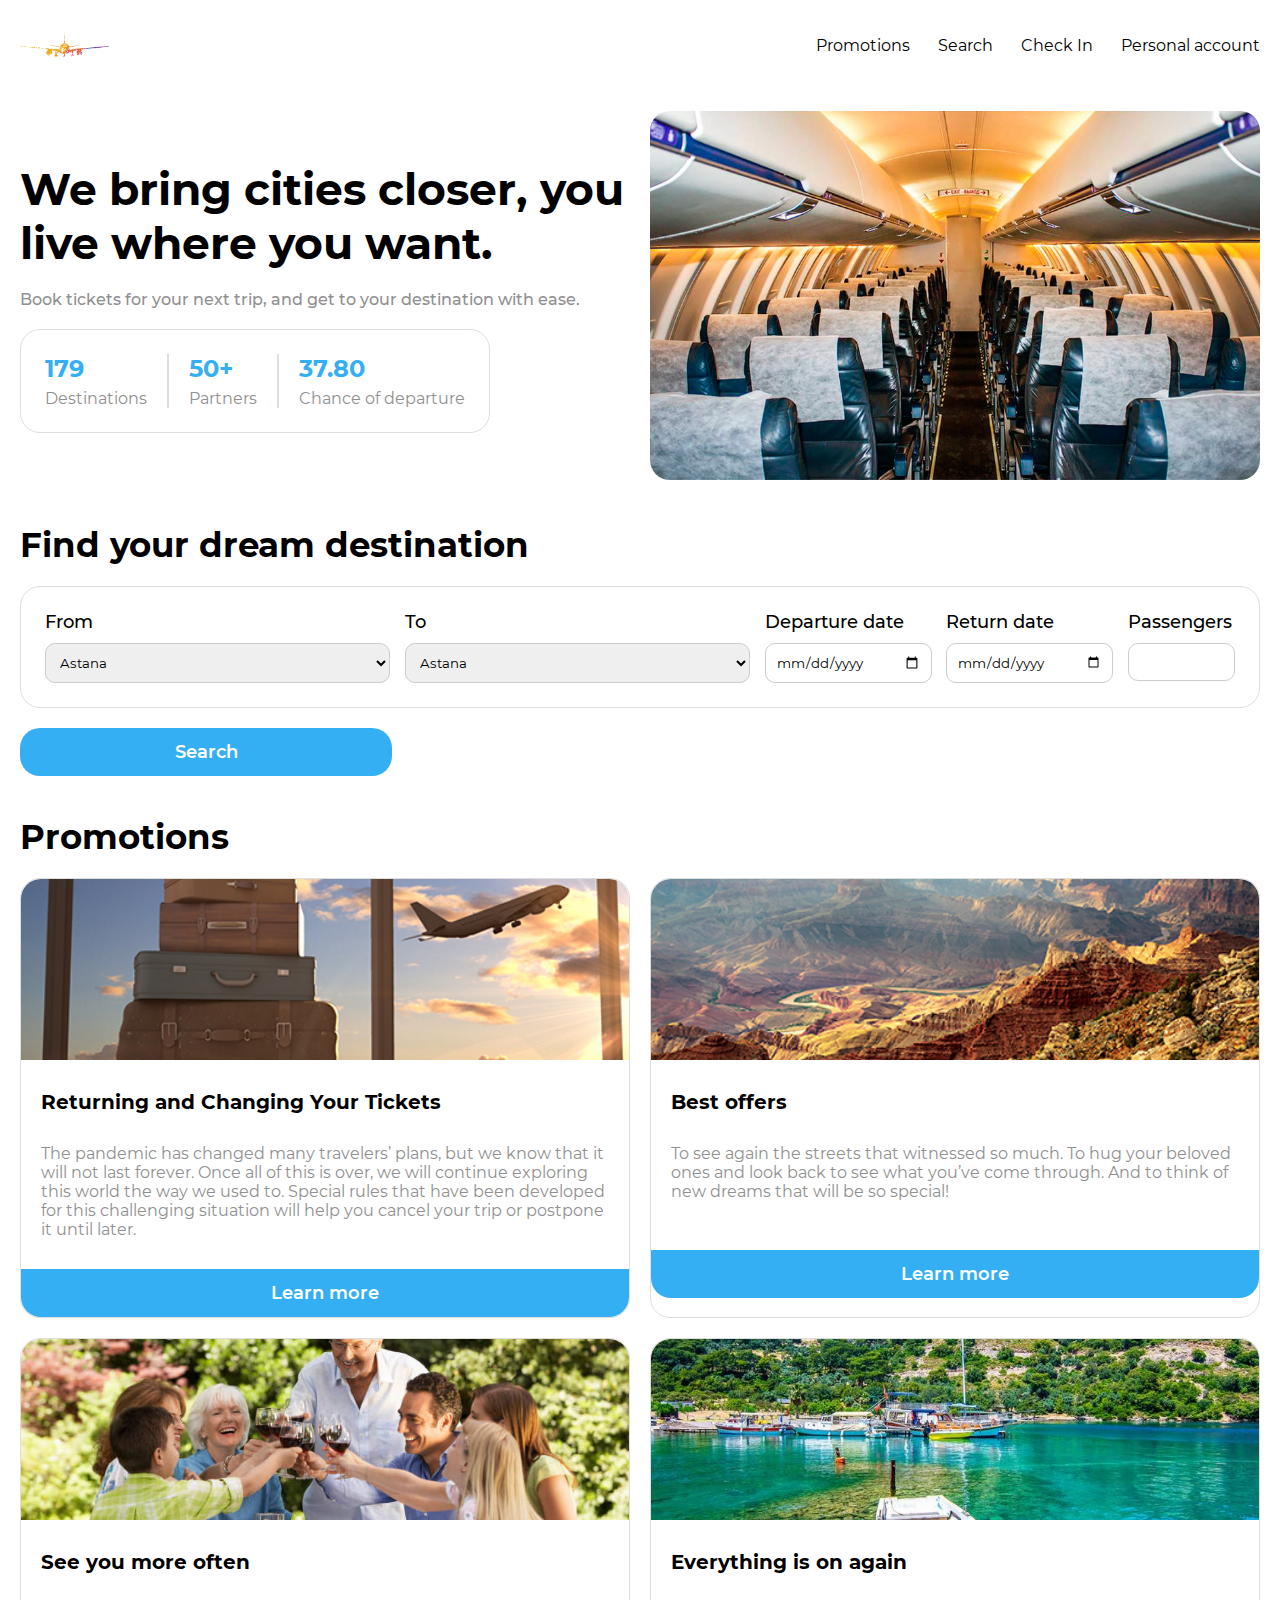
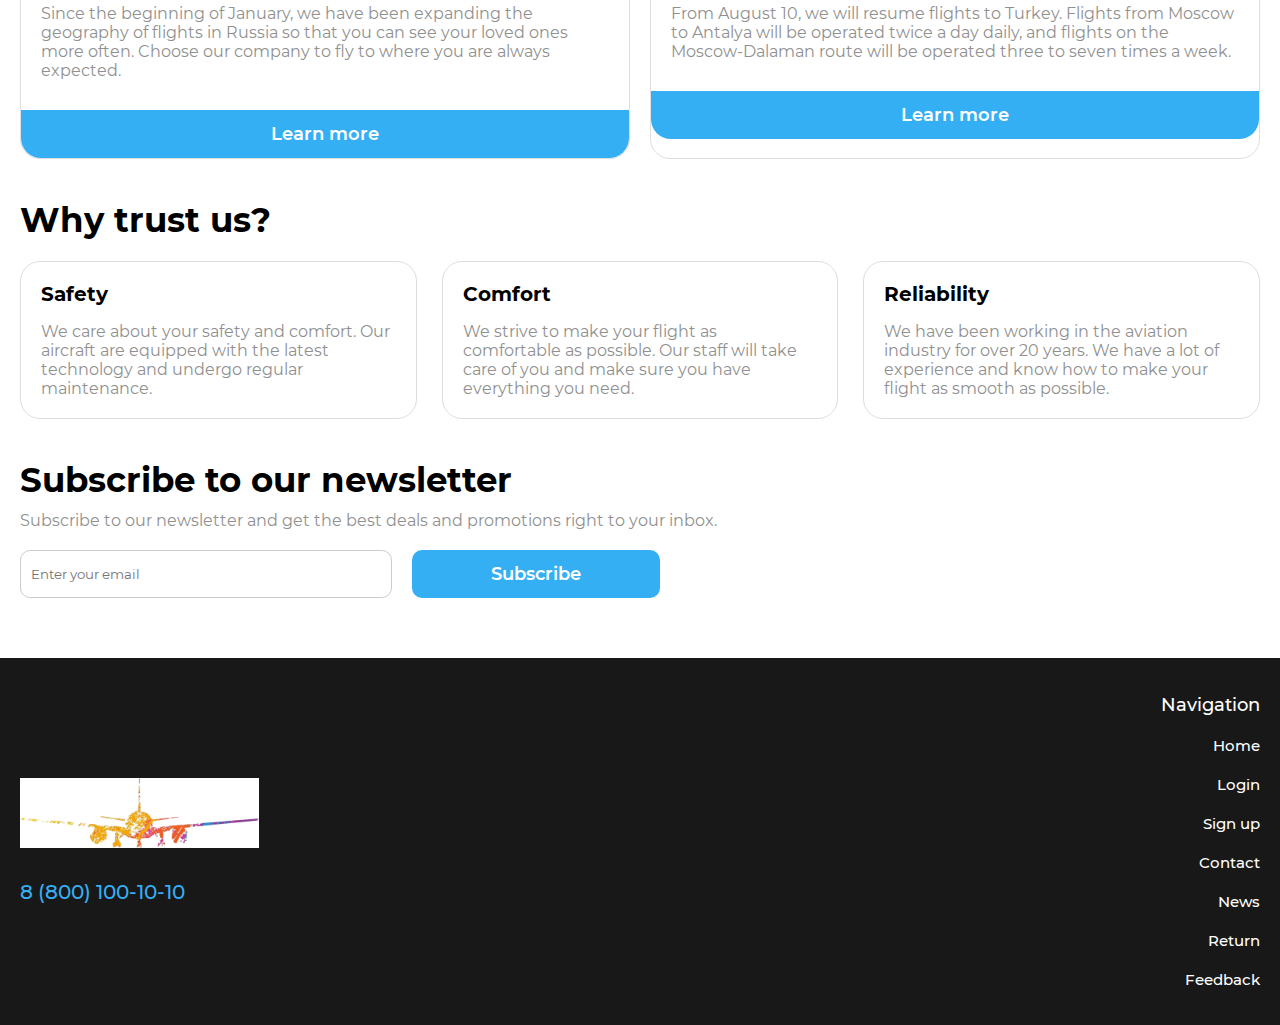
<file: index.html>
<!DOCTYPE html>
<html lang="en">
<head>
    <meta charset="UTF-8">
    <title>FlightPool</title>
    <meta name="viewport" content="width=device-width, initial-scale=1.0">

    <link rel="stylesheet" href="assets/css/index.css">

    <script src="assets/js/animation.js"></script>
</head>
<body>
    <header>
        <nav>
            <div class="logo">
                <img src="assets/images/logo.png" alt="logo" class="test-0-logo">
            </div>
            <div class="menu">
                <ul>
                    <li><a class="test-0-nav-1" href="#">Promotions</a></li>
                    <li><a class="test-0-nav-2" href="#">Search</a></li>
                    <li><a class="test-0-nav-3" href="#">Check In</a></li>
                    <li><a class="test-0-nav-4" href="#">Personal account</a></li>
                </ul>
            </div>
        </nav>
    </header>
    <section class="main">
        <div class="left">
            <h1>We bring cities closer, you live where you want.</h1>
            <p>Book tickets for your next trip, and get to your destination with ease.</p>

            <div class="statistics">
                <div class="stat">
                    <h2 id="destinations">0</h2>
                    <p>Destinations</p>
                </div>
                <div class="split"></div>
                <div class="stat">
                    <h2 id="partners">0</h2>
                    <p>Partners</p>
                </div>
                <div class="split"></div>
                <div class="stat">
                    <h2 id="chance">0</h2>
                    <p>Chance of departure</p>
                </div>
            </div>
        </div>
        <div class="right">
            <img src="assets/images/main.jpg" alt="main">
        </div>
    </section>
    <form class="search-block">
        <h1>Find your dream destination</h1>

        <div class="search">
            <div class="input">
                <p>From</p>
                <select name="from" id="from" class="test-0-fd">
                    <option value="1">Astana</option>
                    <option value="2">Almaty</option>
                    <option value="3">Shymkent</option>
                    <option value="4">Kokshetau</option>
                    <option value="5">Karaganda</option>
                    <option value="6">Atyrau</option>
                    <option value="7">Aktobe</option>
                    <option value="8">Kostanay</option>
                    <option value="9">Pavlodar</option>
                    <option value="10">Petropavlovsk</option>
                    <option value="11">Semey</option>
                    <option value="12">Uralsk</option>
                    <option value="13">Taraz</option>
                    <option value="14">Kyzylorda</option>
                    <option value="15">Taldykorgan</option>
                    <option value="16">Turkestan</option>
                    <option value="17">Zhezkazgan</option>
                    <option value="18">Temirtau</option>
                    <option value="19">Kyzylzhar</option>
                    <option value="20">Rudny</option>
                    <option value="21">Ekibastuz</option>
                    <option value="22">Balqash</option>
                    <option value="23">Ridder</option>
                    <option value="24">Zhanaozen</option>
                    <option value="25">Kentau</option>
                    <option value="26">Shakhtinsk</option>
                </select>
            </div>
            <div class="input">
                <p>To</p>
                <select name="to" id="to" class="test-0-fa">
                    <option value="1">Astana</option>
                    <option value="2">Almaty</option>
                    <option value="3">Shymkent</option>
                    <option value="4">Kokshetau</option>
                    <option value="5">Karaganda</option>
                    <option value="6">Atyrau</option>
                    <option value="7">Aktobe</option>
                    <option value="8">Kostanay</option>
                    <option value="9">Pavlodar</option>
                    <option value="10">Petropavlovsk</option>
                    <option value="11">Semey</option>
                    <option value="12">Uralsk</option>
                    <option value="13">Taraz</option>
                    <option value="14">Kyzylorda</option>
                    <option value="15">Taldykorgan</option>
                    <option value="16">Turkestan</option>
                    <option value="17">Zhezkazgan</option>
                    <option value="18">Temirtau</option>
                    <option value="19">Kyzylzhar</option>
                    <option value="20">Rudny</option>
                    <option value="21">Ekibastuz</option>
                    <option value="22">Balqash</option>
                    <option value="23">Ridder</option>
                    <option value="24">Zhanaozen</option>
                    <option value="25">Kentau</option>
                    <option value="26">Shakhtinsk</option>
                </select>
            </div>
            <div class="input">
                <p>Departure date</p>
                <input type="date" id="departure" name="departure" class="test-0-fdt">
            </div>
            <div class="input">
                <p>Return date</p>
                <input type="date" id="return" name="return" class="test-0-fat">
            </div>
            <div class="input">
                <p>Passengers</p>
                <input type="number" id="passengers" name="passengers" min="1" max="8" class="test-0-fnp">
            </div>
        </div>
        <button class="search-button test-0-fbs">Search</button>
    </form>
    <section class="promotions-block">
        <h1>
            Promotions
        </h1>
        <div class="promotions">
        <div class="promo">
            <img src="assets/images/promotions/promotion1.jpg" alt="promo-1" class="test-0-ai">
            <h2 class="test-0-an">Returning and Changing Your Tickets</h2>
            <p class="test-0-ad">The pandemic has changed many travelers’ plans, but we know that it will not last forever.
                Once all of this is over, we will continue exploring this world the way we used to.
                Special rules that have been developed for this challenging situation will help you cancel your trip
                or postpone it until later.</p>
            <button class="test-0-abm">Learn more</button>
        </div>
        <div class="promo promo-fix">
            <img src="assets/images/promotions/promotion2.jpg" alt="promo-2" class="test-0-ai">
            <h2 class="test-0-an">Best offers</h2>
            <p class="test-0-ad">To see again the streets that witnessed so much. To hug your beloved ones and look back to see
                what you’ve come through. And to think of new dreams that will be so special!</p>
            <button class="test-0-abm">Learn more</button>
        </div>
        <div class="promo">
            <img src="assets/images/promotions/promotion3.jpg" alt="promo-3" class="test-0-ai">
            <h2 class="test-0-an">See you more often</h2>
            <p class="test-0-ad">Since the beginning of January, we have been expanding the geography of flights in Russia so that you can
                see your loved ones more often. Choose our company to fly to where you are always expected.</p>
            <button class="test-0-abm">Learn more</button>
        </div>
        <div class="promo">
            <img src="assets/images/promotions/promotion4.jpg" alt="promo-4" class="test-0-ai">
            <h2 class="test-0-an">Everything is on again</h2>
            <p class="test-0-ad">From August 10, we will resume flights to Turkey. Flights from Moscow to Antalya will be operated twice
                a day daily, and flights on the Moscow-Dalaman route will be operated three to seven times a week.</p>
            <button class="test-0-abm">Learn more</button>
        </div>
        </div>
    </section>

    <section class="trust-block">
        <h1>Why trust us?</h1>
        <div class="trust">
            <div class="trust-item
            ">
                <h2>Safety</h2>
                <p>We care about your safety and comfort. Our aircraft are equipped with the latest technology and
                    undergo regular maintenance.</p>
            </div>
            <div class="trust-item">
                <h2>Comfort</h2>
                <p>We strive to make your flight as comfortable as possible. Our staff will take care of you and
                    make sure you have everything you need.</p>
            </div>
            <div class="trust-item">
                <h2>Reliability</h2>
                <p>We have been working in the aviation industry for over 20 years. We have a lot of experience and
                    know how to make your flight as smooth as possible.</p>
            </div>
        </div>
    </section>

    <section class="subscribe-block">
        <h1>Subscribe to our newsletter</h1>
        <p>Subscribe to our newsletter and get the best deals and promotions right to your inbox.</p>
        <form class="subscribe">
            <input class="test-0-sie" type="email" id="email" name="email" placeholder="Enter your email">
            <button class="subscribe-button test-0-sbs">Subscribe</button>
        </form>
    </section>

    <footer>
        <div class="footer">
            <div class="left">
                <img src="assets/images/logo.png" alt="logo" class="test-0-logo">
                <a href="tel:88001001010" class="phone" class="test-0-phone">
                    8 (800) 100-10-10
                </a>
            </div>
            <div class="right">
                <nav>
                    <ul>
                        <li><div class="header">Navigation</div></li>
                        <li><a href="#">Home</a></li>
                        <li><a href="#">Login</a></li>
                        <li><a href="#">Sign up</a></li>
                        <li><a href="#">Contact</a></li>
                        <li><a href="#">News</a></li>
                        <li><a href="#">Return</a></li>
                        <li><a href="#">Feedback</a></li>
                    </ul>
                </nav>
            </div>
        </div>
    </footer>
</body>
</html>
</file>
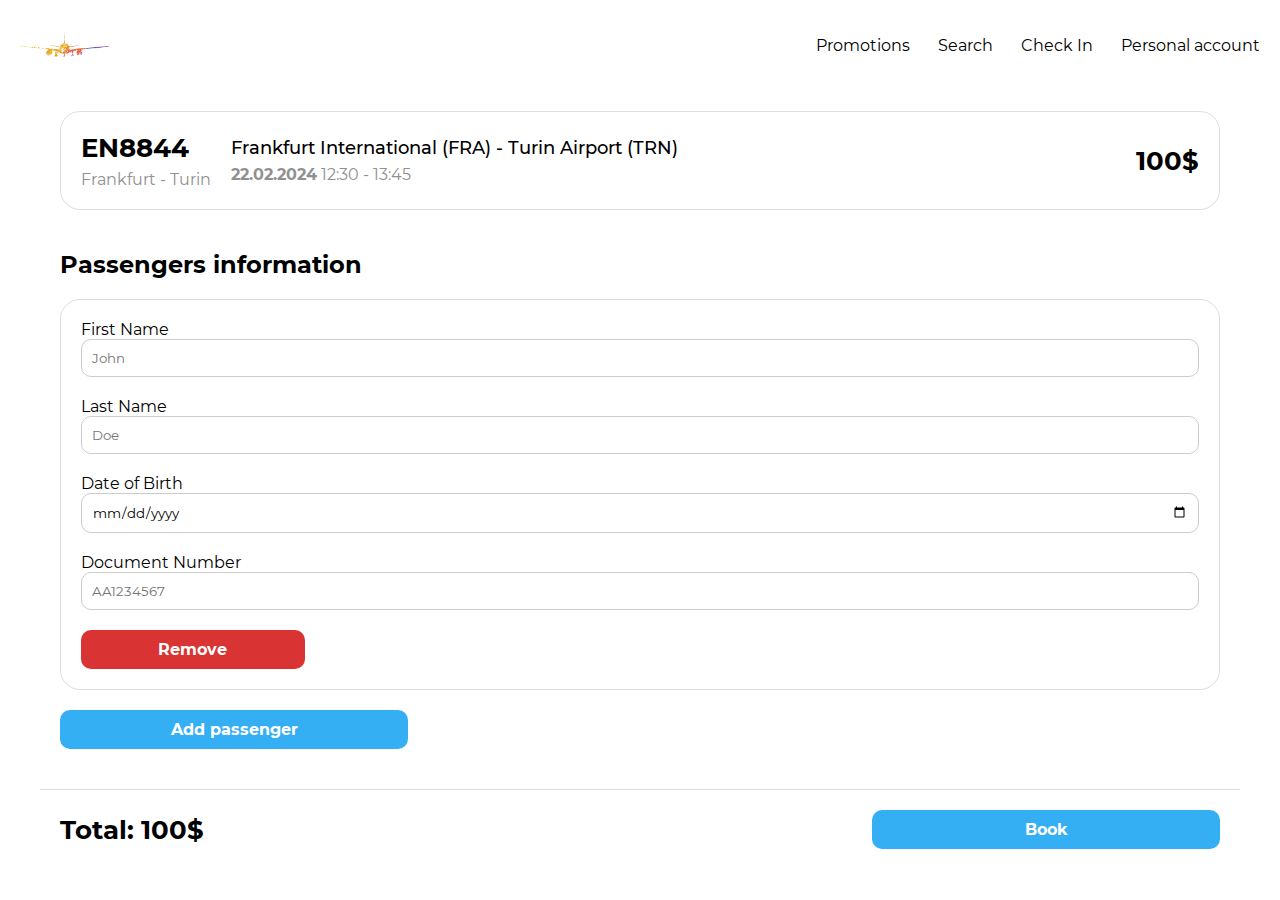
<file: booking.html>
<!DOCTYPE html>
<html lang="en">
<head>
    <meta charset="UTF-8">
    <title>Booking page</title>
    <meta name="viewport" content="width=device-width, initial-scale=1.0">

    <link rel="stylesheet" href="assets/css/booking.css">
</head>
<body>
    <header>
        <nav>
            <div class="logo">
                <img src="assets/images/logo.png" alt="logo" class="test-0-logo">
            </div>
            <div class="menu">
                <ul>
                    <li><a class="test-0-nav-1" href="#">Promotions</a></li>
                    <li><a class="test-0-nav-2" href="#">Search</a></li>
                    <li><a class="test-0-nav-3" href="#">Check In</a></li>
                    <li><a class="test-0-nav-4" href="#">Personal account</a></li>
                </ul>
            </div>
        </nav>
    </header>

    <section class="results">
        <div class="item">
            <div class="main-content">
                <div class="info">
                    <div class="left">
                        <div class="flight-number test-4-fn">
                            EN8844
                        </div>
                        <div class="route test-5-tcity test-5-fcity">
                            Frankfurt - Turin
                        </div>
                    </div>
                    <div class="content">
                        <div class="airports test-5-from test-5-to">
                            Frankfurt International (FRA) - Turin Airport (TRN)
                        </div>
                        <div class="date test-5-dt test-5-at">
                            <b class="test-5-dd">22.02.2024</b> 12:30 - 13:45
                        </div>
                    </div>
                </div>
                <div class="right">
                    <div class="price test-5-fp">
                        100$
                    </div>
                </div>
            </div>
        </div>
    </section>

<section class="passengers">
    <h1>Passengers information</h1>

    <div class="item">
        <div class="form">
            <div class="input">
                <p>First Name</p>
                <input type="text" name="first_name" id="first_name" class="test-5-name" placeholder="John" required>
            </div>
            <div class="input">
                <p>Last Name</p>
                <input type="text" name="last_name" id="last_name" class="test-5-last" placeholder="Doe" required>
            </div>
            <div class="input">
                <p>Date of Birth</p>
                <input type="date" name="date_of_birth" id="date_of_birth" class="test-5-dob" required>
            </div>
            <div class="input">
                <p>Document Number</p>
                <input type="text" name="document_number" id="document_number" class="test-5-doc" placeholder="AA1234567" required>
            </div>
        </div>

        <div class="buttons">
            <button class="test-5-remove">Remove</button>
        </div>
    </div>

    <div class="button test-5-add">
        Add passenger
    </div>

</section>

<section class="total">
    <div class="price test-5-price">
        Total: 100$
    </div>
    <div class="button test-5-book">
        Book
    </div>
</section>
</body>
</html>
</file>
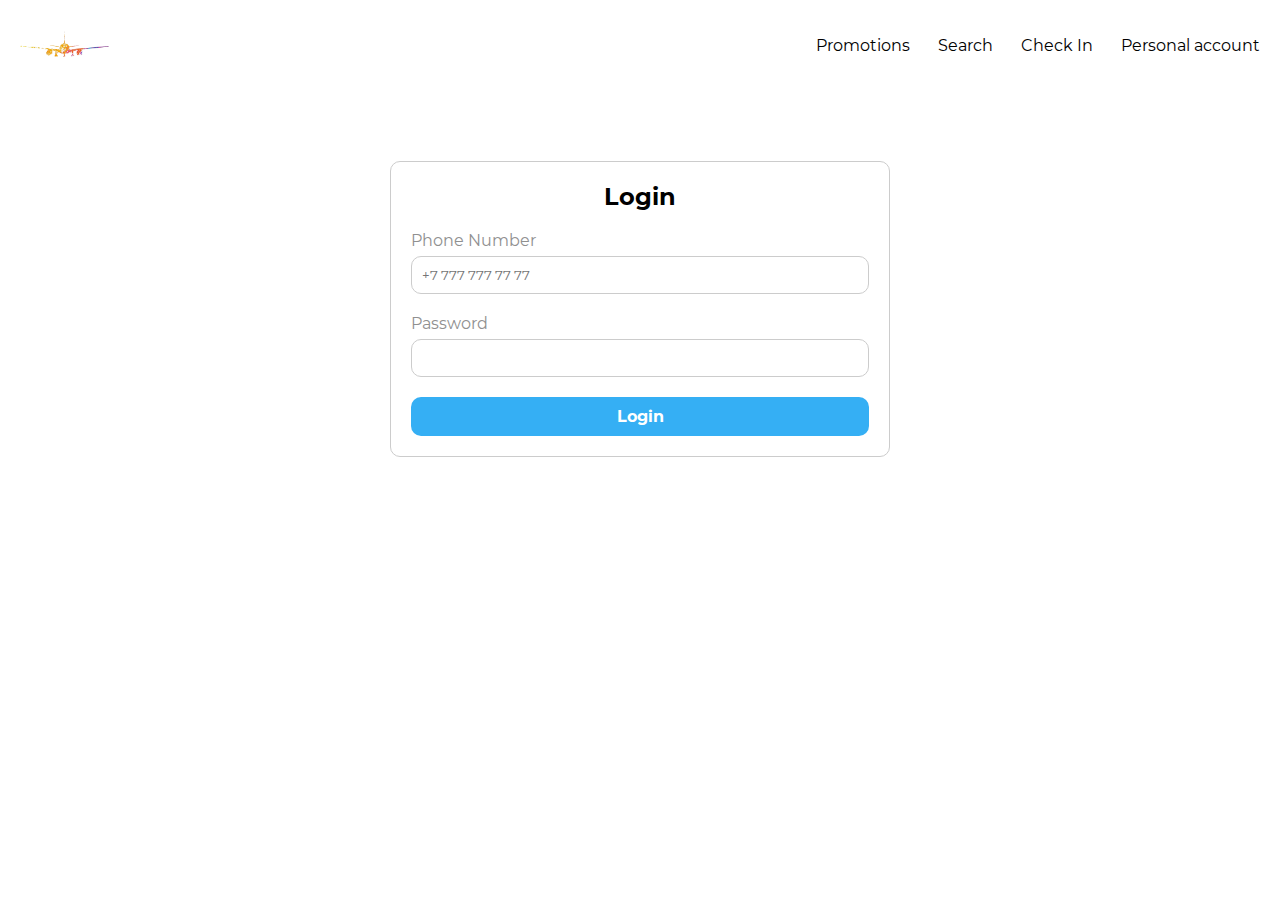
<file: login.html>
<!DOCTYPE html>
<html lang="en">
<head>
    <meta charset="UTF-8">
    <title>Login</title>
    <meta name="viewport" content="width=device-width, initial-scale=1.0">

    <link rel="stylesheet" href="assets/css/login.css">
</head>
<body>
<header>
    <nav>
        <div class="logo">
            <img src="assets/images/logo.png" alt="logo" class="test-0-logo">
        </div>
        <div class="menu">
            <ul>
                <li><a class="test-0-nav-1" href="#">Promotions</a></li>
                <li><a class="test-0-nav-2" href="#">Search</a></li>
                <li><a class="test-0-nav-3" href="#">Check In</a></li>
                <li><a class="test-0-nav-4" href="#">Personal account</a></li>
            </ul>
        </div>
    </nav>
</header>
<section class="login-block">
    <h1>Login</h1>
    <form>
        <div class="input">
            <p>Phone Number</p>
            <input type="text" name="phone" id="phone" class="test-1-fpn" placeholder="+7 777 777 77 77">
        </div>
        <div class="input">
            <p>Password</p>
            <input type="password" name="password" id="password" class="test-1-fps" required>
        </div>
        <button type="submit" class="test-1-fbs">Login</button>
    </form>
</section>
</body>
</html>
</file>
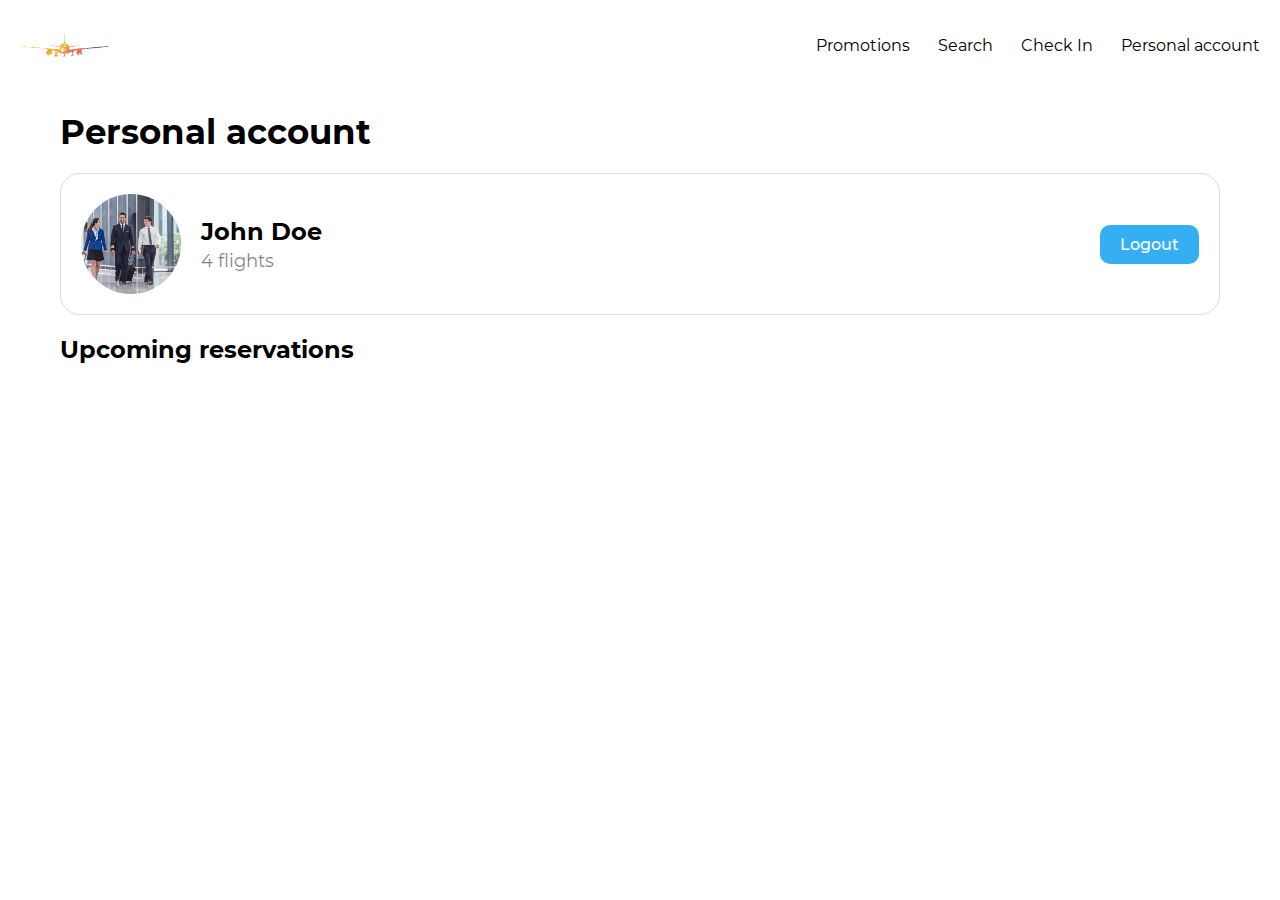
<file: profile.html>
<!DOCTYPE html>
<html lang="en">
<head>
    <meta charset="UTF-8">
    <title>Personal account page</title>
    <meta name="viewport" content="width=device-width, initial-scale=1.0">

    <link rel="stylesheet" href="assets/css/profile.css">
</head>
<body>
<header>
    <nav>
        <div class="logo">
            <img src="assets/images/logo.png" alt="logo" class="test-0-logo">
        </div>
        <div class="menu">
            <ul>
                <li><a class="test-0-nav-1" href="#">Promotions</a></li>
                <li><a class="test-0-nav-2" href="#">Search</a></li>
                <li><a class="test-0-nav-3" href="#">Check In</a></li>
                <li><a class="test-0-nav-4" href="#">Personal account</a></li>
            </ul>
        </div>
    </nav>
</header>

<section class="profile">
    <h1>Personal account</h1>

    <div class="user-info">
        <div class="user">
            <img src="./assets/images/airline-staff-never-fat-British-Airways-711420.jpg" alt="user">
            <div class="info">
                <div class="name">John Doe</div>
                <div class="num">4 flights</div>
            </div>
        </div>

        <button class="test-0-fb">Logout</button>
    </div>

    <h2>Upcoming reservations</h2>

    <div class="reservations">

    </div>
</section>
</body>
</html>
</file>
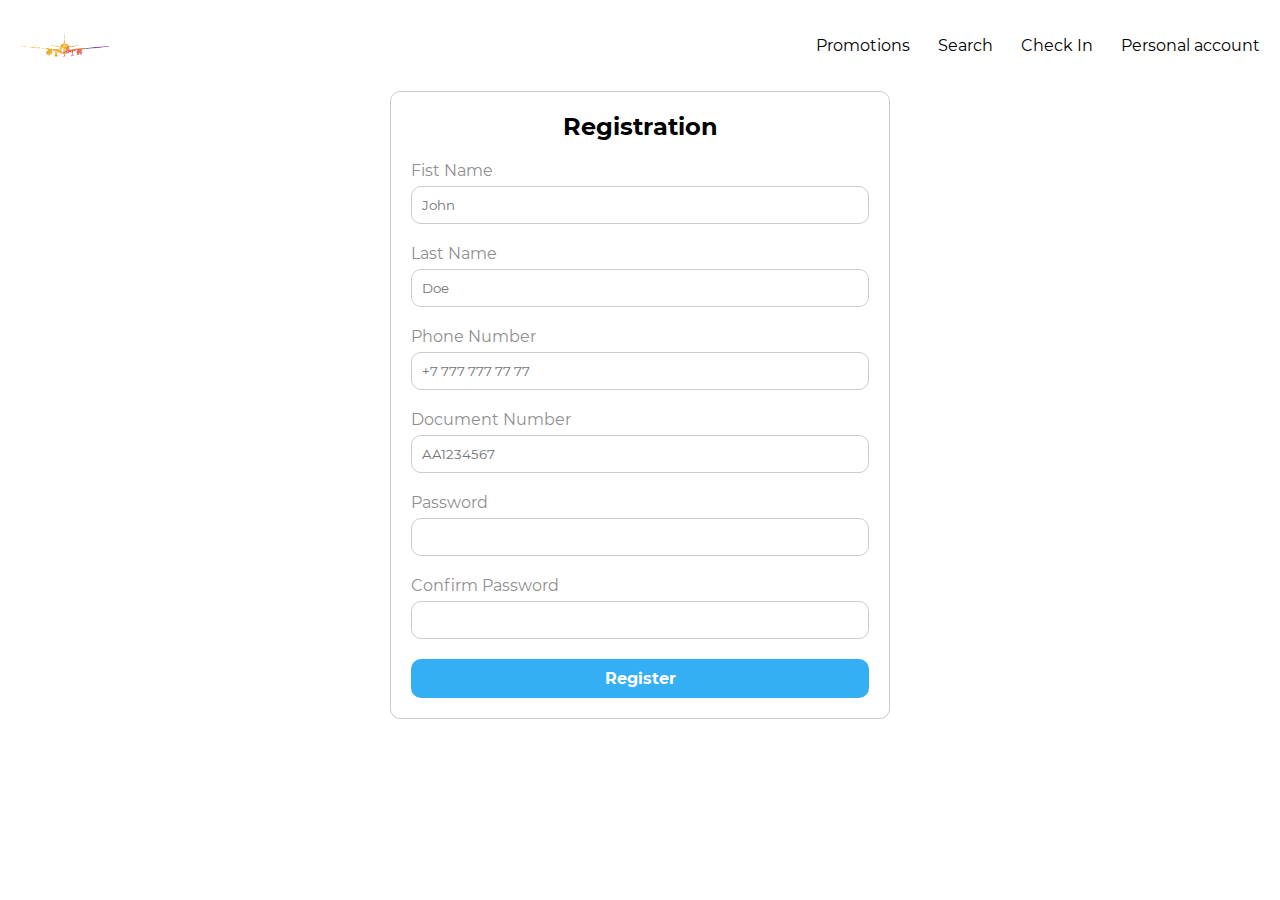
<file: register.html>
<!DOCTYPE html>
<html lang="en">
<head>
    <meta charset="UTF-8">
    <title>Registration page in your personal account</title>
    <meta name="viewport" content="width=device-width, initial-scale=1.0">

    <link rel="stylesheet" href="assets/css/register.css">
</head>
<body>
<header>
    <nav>
        <div class="logo">
            <img src="assets/images/logo.png" alt="logo" class="test-0-logo">
        </div>
        <div class="menu">
            <ul>
                <li><a class="test-0-nav-1" href="#">Promotions</a></li>
                <li><a class="test-0-nav-2" href="#">Search</a></li>
                <li><a class="test-0-nav-3" href="#">Check In</a></li>
                <li><a class="test-0-nav-4" href="#">Personal account</a></li>
            </ul>
        </div>
    </nav>
</header>
<section class="login-block">
    <h1>Registration</h1>
    <form>
        <div class="input">
            <p>Fist Name</p>
            <input type="text" name="first_name" id="first_name" class="test-2-name" placeholder="John" required>
        </div>
        <div class="input">
            <p>Last Name</p>
            <input type="text" name="last_name" id="last_name" class="test-2-last" placeholder="Doe" required>
        </div>
        <div class="input">
            <p>Phone Number</p>
            <input type="text" name="phone" id="phone" class="test-2-phone" placeholder="+7 777 777 77 77" required>
        </div>
        <div class="input">
            <p>Document Number</p>
            <input type="text" name="document_number" id="document_number" class="test-2-doc" placeholder="AA1234567" required>
        </div>
        <div class="input">
            <p>Password</p>
            <input type="password" name="password" id="password" class="test-2-pass" required>
        </div>
        <div class="input">
            <p>Confirm Password</p>
            <input type="password" name="confirm_password" id="confirm_password" class="test-2-pass2" required>
        </div>

        <button type="submit" class="test-2-btn">Register</button>
    </form>
</section>
</body>
</html>
</file>
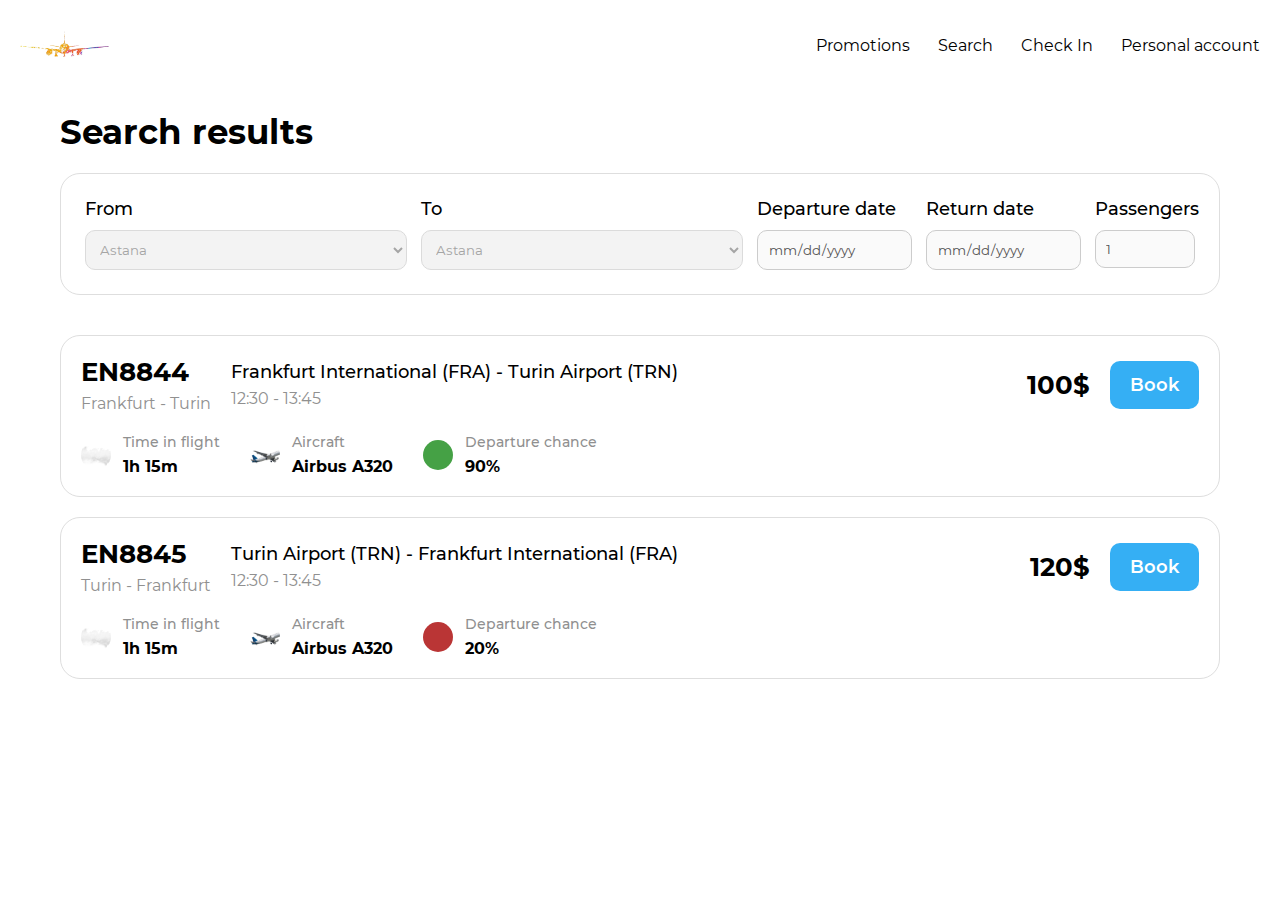
<file: search.html>
<!DOCTYPE html>
<html lang="en">
<head>
    <meta charset="UTF-8">
    <title>Search results page</title>
    <meta name="viewport" content="width=device-width, initial-scale=1.0">

    <link rel="stylesheet" href="assets/css/search.css">
</head>
<body>
<header>
    <nav>
        <div class="logo">
            <img src="assets/images/logo.png" alt="logo" class="test-0-logo">
        </div>
        <div class="menu">
            <ul>
                <li><a class="test-0-nav-1" href="#">Promotions</a></li>
                <li><a class="test-0-nav-2" href="#">Search</a></li>
                <li><a class="test-0-nav-3" href="#">Check In</a></li>
                <li><a class="test-0-nav-4" href="#">Personal account</a></li>
            </ul>
        </div>
    </nav>
</header>
<form class="search-block">
    <h1>Search results</h1>

    <div class="search">
        <div class="input">
            <p>From</p>
            <select disabled name="from" id="from" class="test-0-fd">
                <option value="1">Astana</option>
                <option value="2">Almaty</option>
                <option value="3">Shymkent</option>
                <option value="4">Kokshetau</option>
                <option value="5">Karaganda</option>
                <option value="6">Atyrau</option>
                <option value="7">Aktobe</option>
                <option value="8">Kostanay</option>
                <option value="9">Pavlodar</option>
                <option value="10">Petropavlovsk</option>
                <option value="11">Semey</option>
                <option value="12">Uralsk</option>
                <option value="13">Taraz</option>
                <option value="14">Kyzylorda</option>
                <option value="15">Taldykorgan</option>
                <option value="16">Turkestan</option>
                <option value="17">Zhezkazgan</option>
                <option value="18">Temirtau</option>
                <option value="19">Kyzylzhar</option>
                <option value="20">Rudny</option>
                <option value="21">Ekibastuz</option>
                <option value="22">Balqash</option>
                <option value="23">Ridder</option>
                <option value="24">Zhanaozen</option>
                <option value="25">Kentau</option>
                <option value="26">Shakhtinsk</option>
            </select>
        </div>
        <div class="input">
            <p>To</p>
            <select disabled name="to" id="to" class="test-0-fa">
                <option value="1">Astana</option>
                <option value="2">Almaty</option>
                <option value="3">Shymkent</option>
                <option value="4">Kokshetau</option>
                <option value="5">Karaganda</option>
                <option value="6">Atyrau</option>
                <option value="7">Aktobe</option>
                <option value="8">Kostanay</option>
                <option value="9">Pavlodar</option>
                <option value="10">Petropavlovsk</option>
                <option value="11">Semey</option>
                <option value="12">Uralsk</option>
                <option value="13">Taraz</option>
                <option value="14">Kyzylorda</option>
                <option value="15">Taldykorgan</option>
                <option value="16">Turkestan</option>
                <option value="17">Zhezkazgan</option>
                <option value="18">Temirtau</option>
                <option value="19">Kyzylzhar</option>
                <option value="20">Rudny</option>
                <option value="21">Ekibastuz</option>
                <option value="22">Balqash</option>
                <option value="23">Ridder</option>
                <option value="24">Zhanaozen</option>
                <option value="25">Kentau</option>
                <option value="26">Shakhtinsk</option>
            </select>
        </div>
        <div class="input">
            <p>Departure date</p>
            <input disabled type="date" id="departure" name="departure" class="test-0-fdt">
        </div>
        <div class="input">
            <p>Return date</p>
            <input disabled type="date" id="return" name="return" class="test-0-fat">
        </div>
        <div class="input">
            <p>Passengers</p>
            <input disabled value="1" type="number" id="passengers" name="passengers" min="1" max="8"
                   class="test-0-fnp">
        </div>
    </div>
</form>
<section class="results">
    <div class="item">
        <div class="main-content">
            <div class="info">
                <div class="left">
                    <div class="flight-number test-4-fn">
                        EN8844
                    </div>
                    <div class="route">
                        Frankfurt - Turin
                    </div>
                </div>
                <div class="content">
                    <div class="airports">
                        Frankfurt International (FRA) - Turin Airport (TRN)
                    </div>
                    <div class="date test-4-dd test-4-dt test-4-at test-4-ft">
                        12:30 - 13:45
                    </div>
                </div>
            </div>
            <div class="right">
                <div class="price test-4-fp">
                    100$
                </div>
                <div class="book test-4-bsb">
                    Book
                </div>
            </div>
        </div>
        <div class="additional-content">
            <div class="airplane">
                <img src="./assets/images/clouds/cloud_064.png"/>
                <div class="info">
                    <div class="label">
                        Time in flight
                    </div>
                    <div class="value">
                        1h 15m
                    </div>
                </div>
            </div>
            <div class="airplane">
                <img src="./assets/images/aircrafts/commercial_airline_main.png"/>
                <div class="info">
                    <div class="label">
                        Aircraft
                    </div>
                    <div class="value test-4-at">
                        Airbus A320
                    </div>
                </div>
            </div>
            <div class="chance">
                <div class="circle green"></div>
                <div class="info">
                    <div class="label">
                        Departure chance
                    </div>
                    <div class="value test-4-fh">
                        90%
                    </div>
                </div>
            </div>
        </div>
    </div>

    <div class="item">
        <div class="main-content">
            <div class="info">
                <div class="left">
                    <div class="flight-number test-4-fn">
                        EN8845
                    </div>
                    <div class="route">
                        Turin - Frankfurt
                    </div>
                </div>
                <div class="content">
                    <div class="airports">
                        Turin Airport (TRN) - Frankfurt International (FRA)
                    </div>
                    <div class="date test-4-dd test-4-dt test-4-at test-4-ft">
                        12:30 - 13:45
                    </div>
                </div>
            </div>
            <div class="right">
                <div class="price">
                    120$
                </div>
                <div class="book test-4-bsb">
                    Book
                </div>
            </div>
        </div>
        <div class="additional-content">
            <div class="airplane">
                <img src="./assets/images/clouds/cloud_064.png"/>
                <div class="info">
                    <div class="label">
                        Time in flight
                    </div>
                    <div class="value">
                        1h 15m
                    </div>
                </div>
            </div>
            <div class="airplane">
                <img src="./assets/images/aircrafts/commercial_airline_main.png"/>
                <div class="info">
                    <div class="label">
                        Aircraft
                    </div>
                    <div class="value test-4-at">
                        Airbus A320
                    </div>
                </div>
            </div>
            <div class="chance">
                <div class="circle red"></div>
                <div class="info">
                    <div class="label">
                        Departure chance
                    </div>
                    <div class="value test-4-fh">
                        20%
                    </div>
                </div>
            </div>

        </div>
</section>
</body>
</html>
</file>
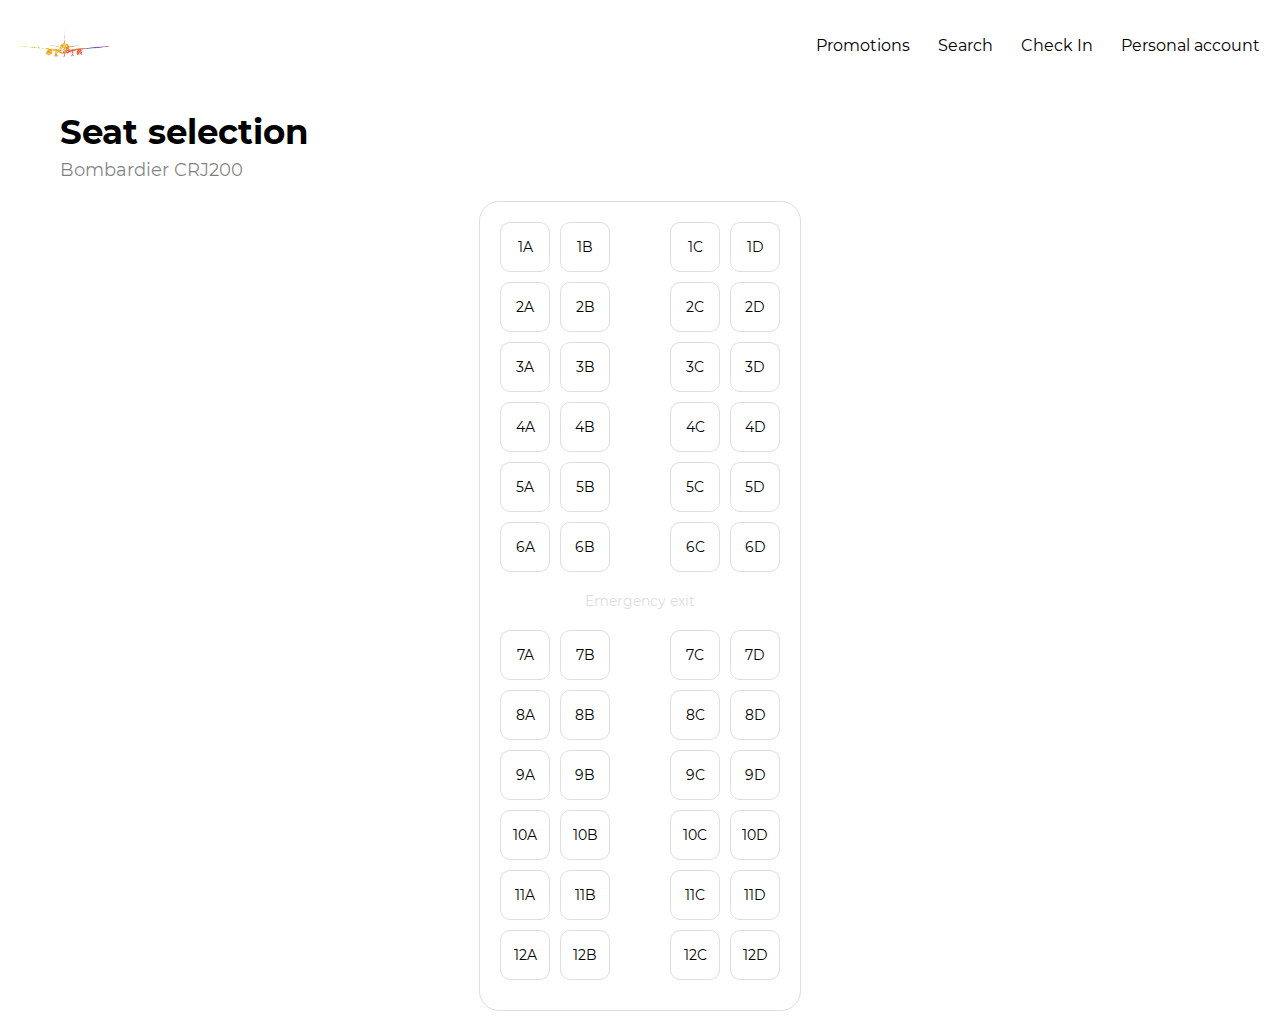
<file: seat.html>
<!DOCTYPE html>
<html lang="en">
<head>
    <meta charset="UTF-8">
    <title>Seat selection page in the aircraft cabin</title>
    <meta name="viewport" content="width=device-width, initial-scale=1.0">

    <link rel="stylesheet" href="assets/css/seat.css">
</head>
<body>
<header>
    <nav>
        <div class="logo">
            <img src="assets/images/logo.png" alt="logo" class="test-0-logo">
        </div>
        <div class="menu">
            <ul>
                <li><a class="test-0-nav-1" href="#">Promotions</a></li>
                <li><a class="test-0-nav-2" href="#">Search</a></li>
                <li><a class="test-0-nav-3" href="#">Check In</a></li>
                <li><a class="test-0-nav-4" href="#">Personal account</a></li>
            </ul>
        </div>
    </nav>
</header>

<section class="seat">
    <h1>Seat selection</h1>
    <p>Bombardier CRJ200</p>

    <div class="seat-block">
        <div class="row">
            <div class="seat">1A</div>
            <div class="seat">1B</div>
            <div class="seat">1C</div>
            <div class="seat">1D</div>
        </div>
        <div class="row">
            <div class="seat">2A</div>
            <div class="seat">2B</div>
            <div class="seat">2C</div>
            <div class="seat">2D</div>
        </div>
        <div class="row">
            <div class="seat">3A</div>
            <div class="seat">3B</div>
            <div class="seat">3C</div>
            <div class="seat">3D</div>
        </div>
        <div class="row">
            <div class="seat">4A</div>
            <div class="seat">4B</div>
            <div class="seat">4C</div>
            <div class="seat">4D</div>
        </div>
        <div class="row">
            <div class="seat">5A</div>
            <div class="seat">5B</div>
            <div class="seat">5C</div>
            <div class="seat">5D</div>
        </div>
        <div class="row">
            <div class="seat">6A</div>
            <div class="seat">6B</div>
            <div class="seat">6C</div>
            <div class="seat">6D</div>
        </div>
        <p>Emergency exit</p>
        <div class="row">
            <div class="seat">7A</div>
            <div class="seat">7B</div>
            <div class="seat">7C</div>
            <div class="seat">7D</div>
        </div>
        <div class="row">
            <div class="seat">8A</div>
            <div class="seat">8B</div>
            <div class="seat">8C</div>
            <div class="seat">8D</div>
        </div>
        <div class="row">
            <div class="seat">9A</div>
            <div class="seat">9B</div>
            <div class="seat">9C</div>
            <div class="seat">9D</div>
        </div>
        <div class="row">
            <div class="seat">10A</div>
            <div class="seat">10B</div>
            <div class="seat">10C</div>
            <div class="seat">10D</div>
        </div>
        <div class="row">
            <div class="seat">11A</div>
            <div class="seat">11B</div>
            <div class="seat">11C</div>
            <div class="seat">11D</div>
        </div>
        <div class="row">
            <div class="seat">12A</div>
            <div class="seat">12B</div>
            <div class="seat">12C</div>
            <div class="seat">12D</div>
        </div>
    </div>
</section>
</body>
</html>
</file>
<file: assets/css/index.css>
/* importing styles */
@import url("../fonts/Montserrat/montserrat.css");

/* basic styling to all elements */
* {
    box-sizing: border-box;
    font-family: 'Montserrat', sans-serif;
}

/* standart changes for body */
body {
    margin: 0;
    padding: 0;
}

/* reseting margins and paddings for all headings and paragraphs */
h1, h2, h3, p {
    margin: 0;
    padding: 0;
}

/* header */
header {
    padding: 20px;
    max-width: 1500px;
    margin: 0 auto;
}

header nav {
    display: flex;
    justify-content: space-between;
    align-items: center;
}

header .logo img {
    height: 26px;
}

header .menu ul {
    display: flex;
    gap: 28px;
}

header .menu ul li {
    list-style: none;
}

header .menu ul li a {
    text-decoration: none;
    color: #000;
    font-size: 16px;
    font-weight: 400;
    transition: all 0.2s ease-in-out;
}

header .menu ul li a:hover {
    color: #35AFF4;
}


/* main block content */

.main {
    display: flex;
    align-items: center;
    gap: 20px;
    max-width: 1500px;
    margin: 0 auto;
    padding: 20px;
}

.main h1 {
    font-size: 44px;
    margin-bottom: 20px;
    font-weight: 700;
}

.main p {
    font-size: 16px;
    font-weight: 500;
    color: #909090;
}

.main .left {
    width: 50%
}

.main .right {
    width: 50%
}

.main img {
    width: 100%;
    height: auto;
    border-radius: 20px;
}

.main .statistics {
    display: flex;
    gap: 20px;
    margin-top: 20px;
    border: 1px solid #DEDEDE;
    width: fit-content;
    height: fit-content;
    border-radius: 20px;
    padding: 24px;
}

.main .statistics .split {
    border: 1px solid #DEDEDE;
}

.main .statistics .stat h2 {
    margin-bottom: 6px;
    color: #35AFF4;
}

.main .statistics .stat p {
    color: #909090;
    font-weight: 400;
}

/* search */
.search-block {
    max-width: 1500px;
    margin: 0 auto;
    padding: 20px;
}

.search-block h1 {
    font-size: 34px;
    margin-bottom: 20px;
}

.search-block button {
    width: 30%;
    background: #35AFF4;
    border-radius: 20px;
    height: 48px;
    border: none;
    outline: none;
    font-size: 18px;
    color: #fff;
    font-weight: 600;
    margin-top: 20px;
    cursor: pointer;
    transition: all 0.2s ease-in-out;
}

.search-block button:hover {
    opacity: 0.7;
}

.search {
    display: flex;
    justify-content: space-between;
    border: 1px solid #DEDEDE;
    width: 100%;
    height: fit-content;
    border-radius: 20px;
    padding: 24px;
}

.search .input:nth-child(1) {
    width: 29%;
}

.search .input:nth-child(2) {
    width: 29%;
}

.search .input:nth-child(3) {
    width: 14%;
}

.search .input:nth-child(4) {
    width: 14%;
}

.search .input:nth-child(5) {
    width: 9%;
}

.search .input {
    display: flex;
    flex-direction: column;
    gap: 10px;
}

.search .input p {
    font-size: 18px;
    font-weight: 500;
}

.search .input input {
    padding: 10px;
    border-radius: 10px;
    border: 1px solid #ccc;
    outline: none;
}

.search .input select {
    padding: 10px;
    border-radius: 10px;
    border: 1px solid #ccc;
    outline: none;
}

/* promotions block */

.promotions-block {
    max-width: 1500px;
    margin: 0 auto;
    padding: 20px;
}

.promotions-block h1 {
    font-size: 34px;
    margin-bottom: 20px;
}

.promotions {
    width: 100%;
    display: grid;
    grid-template-columns: repeat(2, 1fr);
    gap: 20px;
}

.promotions .promo {
    display: flex;
    flex-direction: column;
    gap: 10px;
    border-radius: 20px;
    border: 1px solid #DEDEDE;
}

.promotions .promo img {
    width: 100%;
    height: 181px;
    object-fit: cover;
    border-radius: 20px 20px 0 0;
}

.promotions .promo h2 {
    font-size: 20px;
    margin-left: 20px;
    margin-right: 20px;
    margin-top: 20px;
    margin-bottom: 20px;
}

.promotions .promo p {
    margin-left: 20px;
    margin-right: 20px;
    color: #909090;
}

.promotions .promo button {
    width: 100%;
    background: #35AFF4;
    border-bottom-left-radius: 20px;
    border-bottom-right-radius: 20px;
    height: 48px;
    border: none;
    outline: none;
    font-size: 18px;
    color: #fff;
    font-weight: 600;
    margin-top: 20px;
    cursor: pointer;
    transition: all 0.2s ease-in-out;
}

.promotions .promo button:hover {
    opacity: 0.7;
}

.promotions .promo-fix p {
    height: 76px;
}

/* subscription block */
.subscribe-block {
    max-width: 1500px;
    margin: 0 auto;
    padding: 20px;
    margin-bottom: 40px;
}

.subscribe-block h1 {
    font-size: 34px;
    margin-bottom: 10px;
}

.subscribe-block p {
    font-size: 16px;
    color: #909090;
    margin-bottom: 20px;
}

.subscribe {
    display: flex;
    gap: 20px;
}

.subscribe input {
    padding: 10px;
    border-radius: 10px;
    border: 1px solid #ccc;
    outline: none;
    width: 30%;
}

.subscribe button {
    width: 20%;
    background: #35AFF4;
    border-radius: 10px;
    height: 48px;
    border: none;
    outline: none;
    font-size: 18px;
    color: #fff;
    font-weight: 600;
    cursor: pointer;
    transition: all 0.2s ease-in-out;
}

/* trust block */
.trust-block {
    max-width: 1500px;
    margin: 0 auto;
    padding: 20px;
}

.trust-block h1 {
    font-size: 34px;
    margin-bottom: 20px;
}

.trust {
    display: flex;
    justify-content: space-between;
    gap: 20px;
}

.trust .trust-item {
    display: flex;
    flex-direction: column;
    gap: 10px;
    border-radius: 20px;
    border: 1px solid #DEDEDE;
    padding: 20px;
    width: 32%;
}

.trust .trust-item h2 {
    font-size: 20px;
    margin-bottom: 6px;
}

.trust .trust-item p {
    color: #909090;
}


/* footer */

footer {
    background: #181818;
}

.footer {
    padding: 20px;
    max-width: 1500px;
    margin: 0 auto;
    display: flex;
    justify-content: space-between;
    align-items: center;
}

.footer .left {
    display: flex;
    flex-direction: column;
    gap: 20px;
}

.footer .left img {
    height: 70px;
}

.footer .left a {
    text-decoration: none;
    color: #35AFF4;
    font-size: 20px;
    font-weight: 500;
    transition: all 0.2s ease-in-out;
    margin-top: 12px;
}

.footer .left a:hover {
    color: #fff;
}

.footer .right {
    display: flex;
    gap: 20px;
}

.footer .right nav ul {
    display: flex;
    flex-direction: column;
    gap: 20px;
}

.footer .right nav ul li {
    list-style: none;
}

.footer .right nav ul .header {
    color: #fff;
    font-size: 18px;
    font-weight: 500;
    float: right;
    width: fit-content;
}

.footer .right nav ul li a {
    text-decoration: none;
    color: #fff;
    font-size: 15px;
    font-weight: 500;
    transition: all 0.2s ease-in-out;
    float: right;
}

.footer .right nav ul li a:hover {
    color: #35AFF4;
}

/* media queries */

@media (max-width: 768px) {
    header nav {
        flex-direction: column;
        gap: 20px;
    }

    header .menu ul {
        flex-direction: column;
        gap: 20px;
        align-items: center;
        justify-content: center;
        margin: 0;
        padding: 0;
    }

    header .menu ul li a {
        text-align: center;
    }

    .main {
        flex-direction: column;
    }

    .main {
        flex-direction: column;
    }

    .main .left {
        width: 100%;
    }

    .main .right {
        width: 100%;
    }

    .main img {
        width: 100%;
    }

    .main .statistics {
        flex-direction: column;
        width: 100%;
    }

    .search-block h1 {
        font-size: 24px;
    }

    .search-block button {
        width: 100%;
    }

    .search {
        flex-direction: column;
        gap: 20px;
    }

    .search .input {
        width: 100%;
    }

    .search .input:nth-child(1) {
        width: 100%;
    }

    .search .input:nth-child(2) {
        width: 100%;
    }

    .search .input:nth-child(3) {
        width: 100%;
    }

    .search .input:nth-child(4) {
        width: 100%;
    }

    .search .input:nth-child(5) {
        width: 100%;
    }

    .promotions-block h1 {
        font-size: 24px;
    }

    .promotions {
        grid-template-columns: 1fr;
    }

    .promotions .promo {
        width: 100%;
    }

    .promotions .promo img {
        height: 200px;
    }

    .promotions .promo h2 {
        font-size: 18px;
    }

    .promotions .promo p {
        font-size: 14px;
    }

    .promotions .promo button {
        width: 100%;
    }

    .subscribe-block h1 {
        font-size: 24px;
    }

    .subscribe {
        flex-direction: column;
        gap: 20px;
    }

    .subscribe input {
        width: 100%;
    }

    .subscribe button {
        width: 100%;
    }

    .trust-block h1 {
        font-size: 24px;
    }

    .trust {
        flex-direction: column;
        gap: 20px;
    }

    .trust .trust-item {
        width: 100%;
    }

    .footer {
        flex-direction: column;
        gap: 20px;
    }

    .footer .left {
        align-items: center;
        text-align: center;
    }

    .footer .left img {
        margin: 0 auto;
    }

    .footer .left a {
        margin: 0 auto;
    }

    .footer .right {
        flex-direction: column;
        gap: 20px;
    }

    .footer .right nav ul .header {
        float: none;
        width: 100%;
        text-align: center;
    }

    .footer .right nav ul li a {
        float: none;
        width: 100%;
        text-align: center;
    }
}
</file>
<file: assets/css/booking.css>
/* importing styles */
@import url("../fonts/Montserrat/montserrat.css");

/* basic styling to all elements */
* {
    box-sizing: border-box;
    font-family: 'Montserrat', sans-serif;
}

/* standart changes for body */
body {
    margin: 0;
    padding: 0;
}

/* reseting margins and paddings for all headings and paragraphs */
h1, h2, h3, p {
    margin: 0;
    padding: 0;
}

/* header */
header {
    padding: 20px;
    max-width: 1500px;
    margin: 0 auto;
}

header nav {
    display: flex;
    justify-content: space-between;
    align-items: center;
}

header .logo img {
    height: 26px;
}

header .menu ul {
    display: flex;
    gap: 28px;
}

header .menu ul li {
    list-style: none;
}

header .menu ul li a {
    text-decoration: none;
    color: #000;
    font-size: 16px;
    font-weight: 400;
    transition: all 0.2s ease-in-out;
}

header .menu ul li a:hover {
    color: #35AFF4;
}

/* search results */
.results {
    max-width: 1200px;
    margin: 0 auto;
    padding: 20px;
}

.results .item {
    border: 1px solid #DEDEDE;
    width: 100%;
    padding: 20px;
    border-radius: 20px;
    display: flex;
    flex-direction: column;
}

.results .item:not(:last-child) {
    margin-bottom: 20px;
}

.results .item .main-content > .info {
    display: flex;
    gap: 20px;
    align-items: center;
}

.results .item .main-content {
    display: flex;
    gap: 20px;
    align-items: center;
    justify-content: space-between;
}

.results .item .info .left .flight-number {
    font-size: 26px;
    font-weight: 700;
    color: #000;
    margin-bottom: 6px;
}

.results .item .info .left .route {
    font-size: 16px;
    font-weight: 400;
    color: #909090;
}

.results .item .info .content .airports {
    font-size: 18px;
    font-weight: 500;
    color: #000;
    margin-bottom: 6px;
}

.results .item .info .content .date {
    font-size: 16px;
    font-weight: 400;
    color: #909090;
}

.results .item .info .content .date span {
    font-weight: 700;
    color: #000;
}

.results .item .right {
    display: flex;
    align-items: center;
    gap: 20px;
}

.results .item .right .price {
    font-size: 26px;
    font-weight: 700;
    color: #000;
}

/* passenger details */
.passengers {
    max-width: 1200px;
    margin: 0 auto;
    padding: 20px;
}

.passengers h1 {
    font-size: 24px;
    font-weight: 700;
    color: #000;
    margin-bottom: 20px;
}

.passengers .item {
    border: 1px solid #DEDEDE;
    width: 100%;
    padding: 20px;
    border-radius: 20px;
    display: flex;
    flex-direction: column;
}

.passengers .form {
    display: flex;
    flex-direction: column;
    gap: 20px;
}

.passengers .form input {
    width: 100%;
    padding: 10px;
    border-radius: 10px;
    border: 1px solid #ccc;
    outline: none;
}

.passengers button {
    width: 20%;
    padding: 10px;
    border-radius: 10px;
    border: none;
    background-color: #d93333;
    color: #fff;
    font-size: 16px;
    font-weight: 700;
    cursor: pointer;
    transition: all 0.2s ease-in-out;
    margin-top: 20px;
}

.passengers button:hover {
    opacity: 0.7;
}

.passengers > .button {
    display: flex;
    justify-content: center;
    align-items: center;
    background: #35AFF4;
    color: #fff;
    font-size: 16px;
    font-weight: 700;
    padding: 10px;
    border-radius: 10px;
    border: none;
    cursor: pointer;
    transition: all 0.2s ease-in-out;
    width: 30%;
    margin-top: 20px;
}

.passengers > .button:hover {
    opacity: 0.7;
}

/* total */
.total {
    max-width: 1200px;
    margin: 0 auto;
    padding: 20px;
    display: flex;
    justify-content: space-between;
    align-items: center;
    border-top: 1px solid #DEDEDE;
    margin-top: 20px;
}

.total .price {
    font-size: 26px;
    font-weight: 700;
    color: #000;
}

.total .button {
    padding: 10px;
    border-radius: 10px;
    border: none;
    background-color: #35AFF4;
    color: #fff;
    font-size: 16px;
    font-weight: 700;
    cursor: pointer;
    transition: all 0.2s ease-in-out;
    width: 30%;
    display: flex;
    justify-content: center;
    align-items: center;
}

.total .button:hover {
    opacity: 0.7;
}

/* mobile */

@media (max-width: 768px) {
    header {
        padding: 10px;
    }

    header .menu ul {
        display: none;
    }

    header .menu ul.active {
        display: flex;
    }

    .results .item .info .left .flight-number {
        font-size: 20px;
    }

    .results .item .info .content .airports {
        font-size: 16px;
    }

    .results .item .info .content .date {
        font-size: 14px;
    }

    .results .item .right .price {
        font-size: 20px;
    }

    .results .item .right .book {
        font-size: 16px;
    }

    .passengers h1 {
        font-size: 20px;
    }

    .passengers .form input {
        padding: 8px;
    }

    .passengers button {
        font-size: 14px;
    }

    .passengers > .button {
        font-size: 14px;
    }

    .total .price {
        font-size: 20px;
    }

    .total .button {
        font-size: 14px;
    }

    .total .button {
        width: 40%;
    }

    .total .button {
        padding: 8px;
    }
}


/* tablet */

@media (max-width: 1024px) {
    header .menu ul {
        display: none;
    }

    header .menu ul.active {
        display: flex;
    }
}
</file>
<file: assets/css/login.css>
/* importing styles */
@import url("../fonts/Montserrat/montserrat.css");

/* basic styling to all elements */
* {
    box-sizing: border-box;
    font-family: 'Montserrat', sans-serif;
}

/* standart changes for body */
body {
    margin: 0;
    padding: 0;
}

/* reseting margins and paddings for all headings and paragraphs */
h1, h2, h3, p {
    margin: 0;
    padding: 0;
}

/* header */
header {
    padding: 20px;
    max-width: 1500px;
    margin: 0 auto;
}

header nav {
    display: flex;
    justify-content: space-between;
    align-items: center;
}

header .logo img {
    height: 26px;
}

header .menu ul {
    display: flex;
    gap: 28px;
}

header .menu ul li {
    list-style: none;
}

header .menu ul li a {
    text-decoration: none;
    color: #000;
    font-size: 16px;
    font-weight: 400;
    transition: all 0.2s ease-in-out;
}

header .menu ul li a:hover {
    color: #35AFF4;
}

/* login block */

.login-block {
    max-width: 500px;
    margin: 0 auto;
    padding: 20px;
    border-radius: 10px;
    border: 1px solid #ccc;
    margin-top: 70px;
}

.login-block h1 {
    font-size: 24px;
    font-weight: 700;
    color: #000;
    margin-bottom: 20px;

    text-align: center;
}

.login-block input {
    width: 100%;
    padding: 10px;
    border-radius: 10px;
    border: 1px solid #ccc;
    outline: none;
    margin-bottom: 20px;
}

.login-block button {
    width: 100%;
    padding: 10px;
    border-radius: 10px;
    border: none;
    background-color: #35AFF4;
    color: #fff;
    font-size: 16px;
    font-weight: 700;
    cursor: pointer;
    transition: all 0.2s ease-in-out;
}

.login-block button:hover {
    opacity: 0.7;
}

.login-block p {
    margin-bottom: 6px;
    font-size: 16px;
    font-weight: 400;
    color: #909090;
}

@media (max-width: 768px) {
    header {
        padding: 10px;
    }

    header .menu ul {
        display: none;
    }

    header .menu ul.active {
        display: flex;
        flex-direction: column;
        gap: 20px;
        position: absolute;
        top: 60px;
        right: 10px;
        background-color: #fff;
        padding: 20px;
        border-radius: 10px;
        box-shadow: 0 0 10px rgba(0, 0, 0, 0.1);
    }

    header .menu ul li a {
        font-size: 18px;
    }
}

@media (max-width: 500px) {
    .login-block {
        padding: 10px;
    }

    .login-block h1 {
        font-size: 20px;
    }

    .login-block input {
        padding: 8px;
    }

    .login-block button {
        padding: 8px;
        font-size: 14px;
    }

    .login-block p {
        font-size: 14px;
    }
}
</file>
<file: assets/css/profile.css>
/* importing styles */
@import url("../fonts/Montserrat/montserrat.css");

/* basic styling to all elements */
* {
    box-sizing: border-box;
    font-family: 'Montserrat', sans-serif;
}

/* standart changes for body */
body {
    margin: 0;
    padding: 0;
}

/* reseting margins and paddings for all headings and paragraphs */
h1, h2, h3, p {
    margin: 0;
    padding: 0;
}

/* header */
header {
    padding: 20px;
    max-width: 1500px;
    margin: 0 auto;
}

header nav {
    display: flex;
    justify-content: space-between;
    align-items: center;
}

header .logo img {
    height: 26px;
}

header .menu ul {
    display: flex;
    gap: 28px;
}

header .menu ul li {
    list-style: none;
}

header .menu ul li a {
    text-decoration: none;
    color: #000;
    font-size: 16px;
    font-weight: 400;
    transition: all 0.2s ease-in-out;
}

header .menu ul li a:hover {
    color: #35AFF4;
}

/* profile */
.profile {
    max-width: 1200px;
    margin: 0 auto;
    padding: 20px;
}

.profile h1 {
    font-size: 34px;
    margin-bottom: 20px;
}

.profile .user-info {
    display: flex;
    gap: 20px;
    margin-bottom: 20px;
    align-items: center;
    border: 1px solid #DEDEDE;
    padding: 20px;
    border-radius: 20px;
    width: 100%;
    justify-content: space-between;
}

.profile .user-info button {
    padding: 10px 20px;
    border: none;
    border-radius: 10px;
    background-color: #35AFF4;
    color: #fff;
    font-size: 16px;
    font-weight: 500;
    cursor: pointer;
    transition: all 0.2s ease-in-out;
}

.profile .user-info button:hover {
    background-color: #c53232;
}

.profile .user {
    display: flex;
    gap: 20px;
    align-items: center;
}

.profile .user img {
    width: 100px;
    height: 100px;
    border-radius: 50%;
    object-fit: cover;
}

.profile .user .info {
    display: flex;
    flex-direction: column;
    gap: 4px;
}

.profile .user .info .name {
    font-size: 24px;
    font-weight: 700;
}

.profile .user .info .num {
    font-size: 18px;
    color: rgba(0, 0, 0, 0.5);
}
</file>
<file: assets/css/register.css>
/* importing styles */
@import url("../fonts/Montserrat/montserrat.css");

/* basic styling to all elements */
* {
    box-sizing: border-box;
    font-family: 'Montserrat', sans-serif;
}

/* standart changes for body */
body {
    margin: 0;
    padding: 0;
}

/* reseting margins and paddings for all headings and paragraphs */
h1, h2, h3, p {
    margin: 0;
    padding: 0;
}

/* header */
header {
    padding: 20px;
    max-width: 1500px;
    margin: 0 auto;
}

header nav {
    display: flex;
    justify-content: space-between;
    align-items: center;
}

header .logo img {
    height: 26px;
}

header .menu ul {
    display: flex;
    gap: 28px;
}

header .menu ul li {
    list-style: none;
}

header .menu ul li a {
    text-decoration: none;
    color: #000;
    font-size: 16px;
    font-weight: 400;
    transition: all 0.2s ease-in-out;
}

header .menu ul li a:hover {
    color: #35AFF4;
}

/* login block */

.login-block {
    max-width: 500px;
    margin: 0 auto;
    padding: 20px;
    border-radius: 10px;
    border: 1px solid #ccc;
}

.login-block h1 {
    font-size: 24px;
    font-weight: 700;
    color: #000;
    margin-bottom: 20px;

    text-align: center;
}

.login-block input {
    width: 100%;
    padding: 10px;
    border-radius: 10px;
    border: 1px solid #ccc;
    outline: none;
    margin-bottom: 20px;
}

.login-block button {
    width: 100%;
    padding: 10px;
    border-radius: 10px;
    border: none;
    background-color: #35AFF4;
    color: #fff;
    font-size: 16px;
    font-weight: 700;
    cursor: pointer;
    transition: all 0.2s ease-in-out;
}

.login-block button:hover {
    opacity: 0.7;
}

.login-block p {
    margin-bottom: 6px;
    font-size: 16px;
    font-weight: 400;
    color: #909090;
}

@media (max-width: 768px) {
    header {
        padding: 10px;
    }

    header .menu ul {
        display: none;
    }

    header .menu ul.active {
        display: flex;
        flex-direction: column;
        gap: 20px;
        position: absolute;
        top: 60px;
        left: 0;
        right: 0;
        background-color: #fff;
        padding: 20px;
        border-radius: 10px;
        box-shadow: 0 0 10px rgba(0, 0, 0, 0.1);
    }

    header .menu ul li {
        text-align: center;
    }
}

@media (max-width: 500px) {
    header .menu ul.active {
        top: 40px;
    }

    .login-block {
        padding: 10px;
    }

    .login-block h1 {
        font-size: 20px;
    }

    .login-block input {
        padding: 8px;
    }

    .login-block button {
        padding: 8px;
        font-size: 14px;
    }

    .login-block p {
        font-size: 14px;
    }
}
</file>
<file: assets/css/search.css>
/* importing styles */
@import url("../fonts/Montserrat/montserrat.css");

/* basic styling to all elements */
* {
    box-sizing: border-box;
    font-family: 'Montserrat', sans-serif;
}

/* standart changes for body */
body {
    margin: 0;
    padding: 0;
}

/* reseting margins and paddings for all headings and paragraphs */
h1, h2, h3, p {
    margin: 0;
    padding: 0;
}

/* header */
header {
    padding: 20px;
    max-width: 1500px;
    margin: 0 auto;
}

header nav {
    display: flex;
    justify-content: space-between;
    align-items: center;
}

header .logo img {
    height: 26px;
}

header .menu ul {
    display: flex;
    gap: 28px;
}

header .menu ul li {
    list-style: none;
}

header .menu ul li a {
    text-decoration: none;
    color: #000;
    font-size: 16px;
    font-weight: 400;
    transition: all 0.2s ease-in-out;
}

header .menu ul li a:hover {
    color: #35AFF4;
}

/* header */
.title {
    text-align: center;
    margin-top: 50px;
}

.title h1 {
    font-size: 40px;
    font-weight: 700;
    color: #000;
}

/* search results */
.results {
    max-width: 1200px;
    margin: 0 auto;
    padding: 20px;
}

.results .item {
    border: 1px solid #DEDEDE;
    width: 100%;
    padding: 20px;
    border-radius: 20px;
    display: flex;
    flex-direction: column;
}

.results .item:not(:last-child) {
    margin-bottom: 20px;
}

.results .item .main-content > .info {
    display: flex;
    gap: 20px;
    align-items: center;
}

.results .item .main-content {
    display: flex;
    gap: 20px;
    align-items: center;
    justify-content: space-between;
}

.results .item .info .left .flight-number {
    font-size: 26px;
    font-weight: 700;
    color: #000;
    margin-bottom: 6px;
}

.results .item .info .left .route {
    font-size: 16px;
    font-weight: 400;
    color: #909090;
}

.results .item .info .content .airports {
    font-size: 18px;
    font-weight: 500;
    color: #000;
    margin-bottom: 6px;
}

.results .item .info .content .date {
    font-size: 16px;
    font-weight: 400;
    color: #909090;
}

.results .item .info .content .date span {
    font-weight: 700;
    color: #000;
}

.results .item .right {
    display: flex;
    align-items: center;
    gap: 20px;
}

.results .item .right .price {
    font-size: 26px;
    font-weight: 700;
    color: #000;
}

.results .item .right .book {
    background: #35AFF4;
    border-radius: 10px;
    height: 48px;
    border: none;
    outline: none;
    font-size: 18px;
    color: #fff;
    font-weight: 600;
    cursor: pointer;
    transition: all 0.2s ease-in-out;
    display: flex;
    align-items: center;
    justify-content: center;
    padding: 0 20px;
}

.results .item .right .book:hover {
    opacity: 0.7;
}

.results .item .additional-content {
    display: flex;
    gap: 30px;
    align-items: center;
}

.results .item .additional-content .airplane {
    display: flex;
    gap: 12px;
    align-items: center;
    margin-top: 20px;
}

.results .item .additional-content .airplane img {
    height: 30px;
    width: 30px;
    border-radius: 50%;
    object-fit: cover;
}

.results .item .additional-content .airplane .info {
    display: flex;
    flex-direction: column;
    gap: 6px;
    align-items: baseline;
}

.results .item .additional-content .airplane .label {
    font-size: 14px;
    font-weight: 500;
    color: #909090;
}

.results .item .additional-content .airplane .value {
    font-size: 16px;
    font-weight: 700;
    color: #000;
}

.results .item .additional-content .chance {
    display: flex;
    gap: 12px;
    align-items: center;
    margin-top: 20px;
}

.results .item .additional-content .chance .circle {
    height: 30px;
    width: 30px;
    border-radius: 50%;
}

.results .item .additional-content .chance .green {
    background: #45a145;
}

.results .item .additional-content .chance .red {
    background: #ba3535;
}

.results .item .additional-content .chance .yellow {
    background: #b4b41f;
}

.results .item .additional-content .chance .info {
    display: flex;
    flex-direction: column;
    gap: 6px;
    align-items: baseline;
}

.results .item .additional-content .chance .label {
    font-size: 14px;
    font-weight: 500;
    color: #909090;
}

.results .item .additional-content .chance .value {
    font-size: 16px;
    font-weight: 700;
    color: #000;
}

/* search */
.search-block {
    max-width: 1200px;
    margin: 0 auto;
    padding: 20px;
}

.search-block h1 {
    font-size: 34px;
    margin-bottom: 20px;
}

.search-block button {
    width: 30%;
    background: #35AFF4;
    border-radius: 20px;
    height: 48px;
    border: none;
    outline: none;
    font-size: 18px;
    color: #fff;
    font-weight: 600;
    margin-top: 20px;
    cursor: pointer;
    transition: all 0.2s ease-in-out;
}

.search-block button:hover {
    opacity: 0.7;
}

.search {
    display: flex;
    justify-content: space-between;
    border: 1px solid #DEDEDE;
    width: 100%;
    height: fit-content;
    border-radius: 20px;
    padding: 24px;
}

.search .input:nth-child(1) {
    width: 29%;
}

.search .input:nth-child(2) {
    width: 29%;
}

.search .input:nth-child(3) {
    width: 14%;
}

.search .input:nth-child(4) {
    width: 14%;
}

.search .input:nth-child(5) {
    width: 9%;
}

.search .input {
    display: flex;
    flex-direction: column;
    gap: 10px;
}

.search .input p {
    font-size: 18px;
    font-weight: 500;
}

.search .input input {
    padding: 10px;
    border-radius: 10px;
    border: 1px solid #ccc;
    outline: none;
}

.search .input select {
    padding: 10px;
    border-radius: 10px;
    border: 1px solid #ccc;
    outline: none;
}
</file>
<file: assets/css/seat.css>
/* importing styles */
@import url("../fonts/Montserrat/montserrat.css");

/* basic styling to all elements */
* {
    box-sizing: border-box;
    font-family: 'Montserrat', sans-serif;
}

/* standart changes for body */
body {
    margin: 0;
    padding: 0;
}

/* reseting margins and paddings for all headings and paragraphs */
h1, h2, h3, p {
    margin: 0;
    padding: 0;
}

/* header */
header {
    padding: 20px;
    max-width: 1500px;
    margin: 0 auto;
}

header nav {
    display: flex;
    justify-content: space-between;
    align-items: center;
}

header .logo img {
    height: 26px;
}

header .menu ul {
    display: flex;
    gap: 28px;
}

header .menu ul li {
    list-style: none;
}

header .menu ul li a {
    text-decoration: none;
    color: #000;
    font-size: 16px;
    font-weight: 400;
    transition: all 0.2s ease-in-out;
}

header .menu ul li a:hover {
    color: #35AFF4;
}

/* seat selection */
.seat {
    max-width: 1200px;
    margin: 0 auto;
    padding: 20px;
}

.seat h1 {
    font-size: 34px;
    margin-bottom: 6px;
}

.seat > p {
    margin-bottom: 20px;
    font-size: 18px;
    color: rgba(0, 0, 0, 0.5);
}

.seat-block {
    display: flex;
    flex-direction: column;
    justify-content: center;
    align-items: center;
    margin-top: 20px;
    border: 1px solid #DEDEDE;
    border-radius: 20px;
    padding: 20px;
    max-width: fit-content;
    margin: 0 auto;
}

.seat-block .row {
    display: flex;
    gap: 10px;
    margin-bottom: 10px;
}

.seat-block .row div:nth-child(2) {
    margin-right: 50px;
}
.seat-block .row:nth-child(6) {
    margin-bottom: 20px;
}
.seat-block p {
    margin-bottom: 20px;
    font-size: 14px;
    color: #DEDEDE;
}

.seat-block .seat {
    width: 50px;
    height: 50px;
    border: 1px solid #DEDEDE;
    border-radius: 10px;
    display: flex;
    justify-content: center;
    align-items: center;
    font-size: 14px;
    cursor: pointer;
    transition: all 0.2s ease-in-out;
}

.seat-block .seat:hover {
    background-color: #35AFF4;
    color: #fff;
}

.seat-block .seat.active {
    background-color: #35AFF4;
    color: #fff;
}

.seat-block .seat.active:hover {
    background-color: #35AFF4;
    color: #fff;
}

@media (max-width: 768px) {
    header {
        padding: 10px;
    }

    header .menu ul {
        display: none;
    }

    header .menu ul.active {
        display: flex;
        flex-direction: column;
        gap: 20px;
        position: absolute;
        top: 60px;
        right: 10px;
        background-color: #fff;
        padding: 20px;
        border-radius: 10px;
    }

    .seat-block {
        margin: 0;
        padding: 10px;
    }
}
</file>
